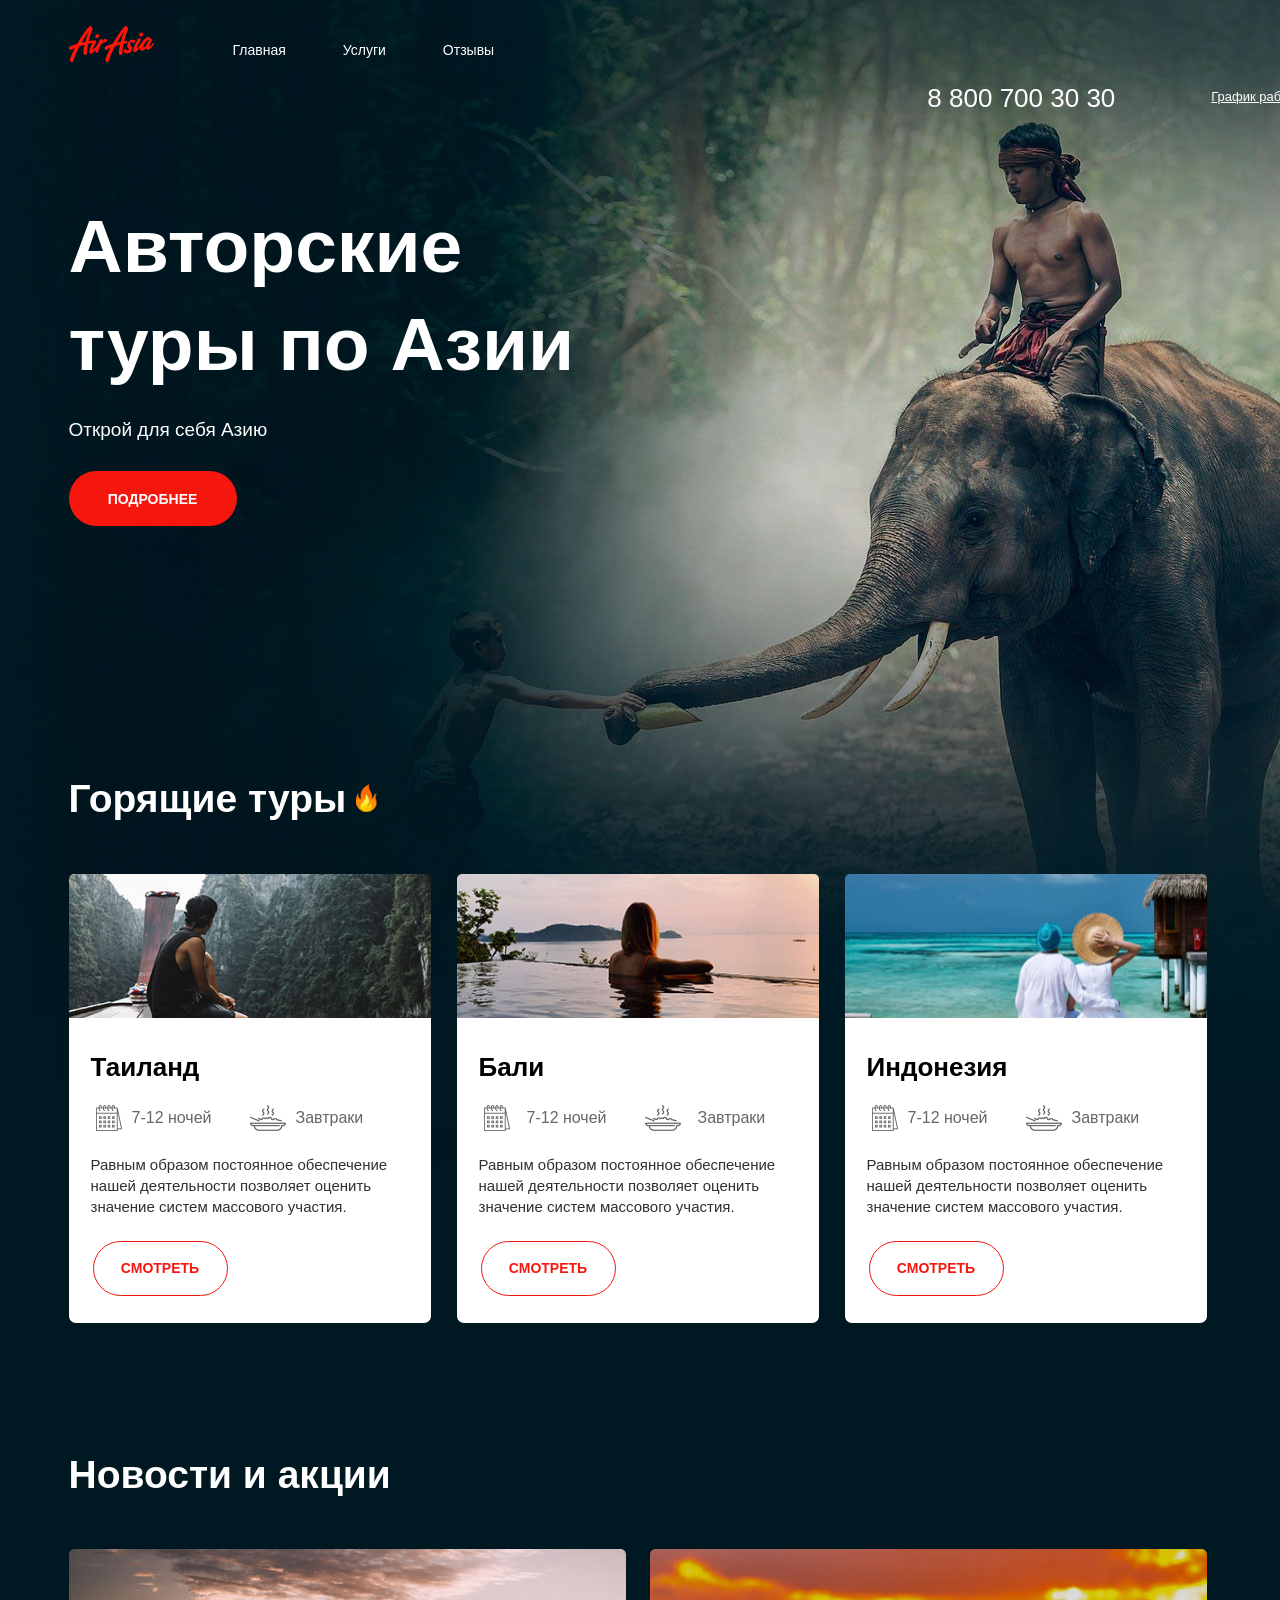
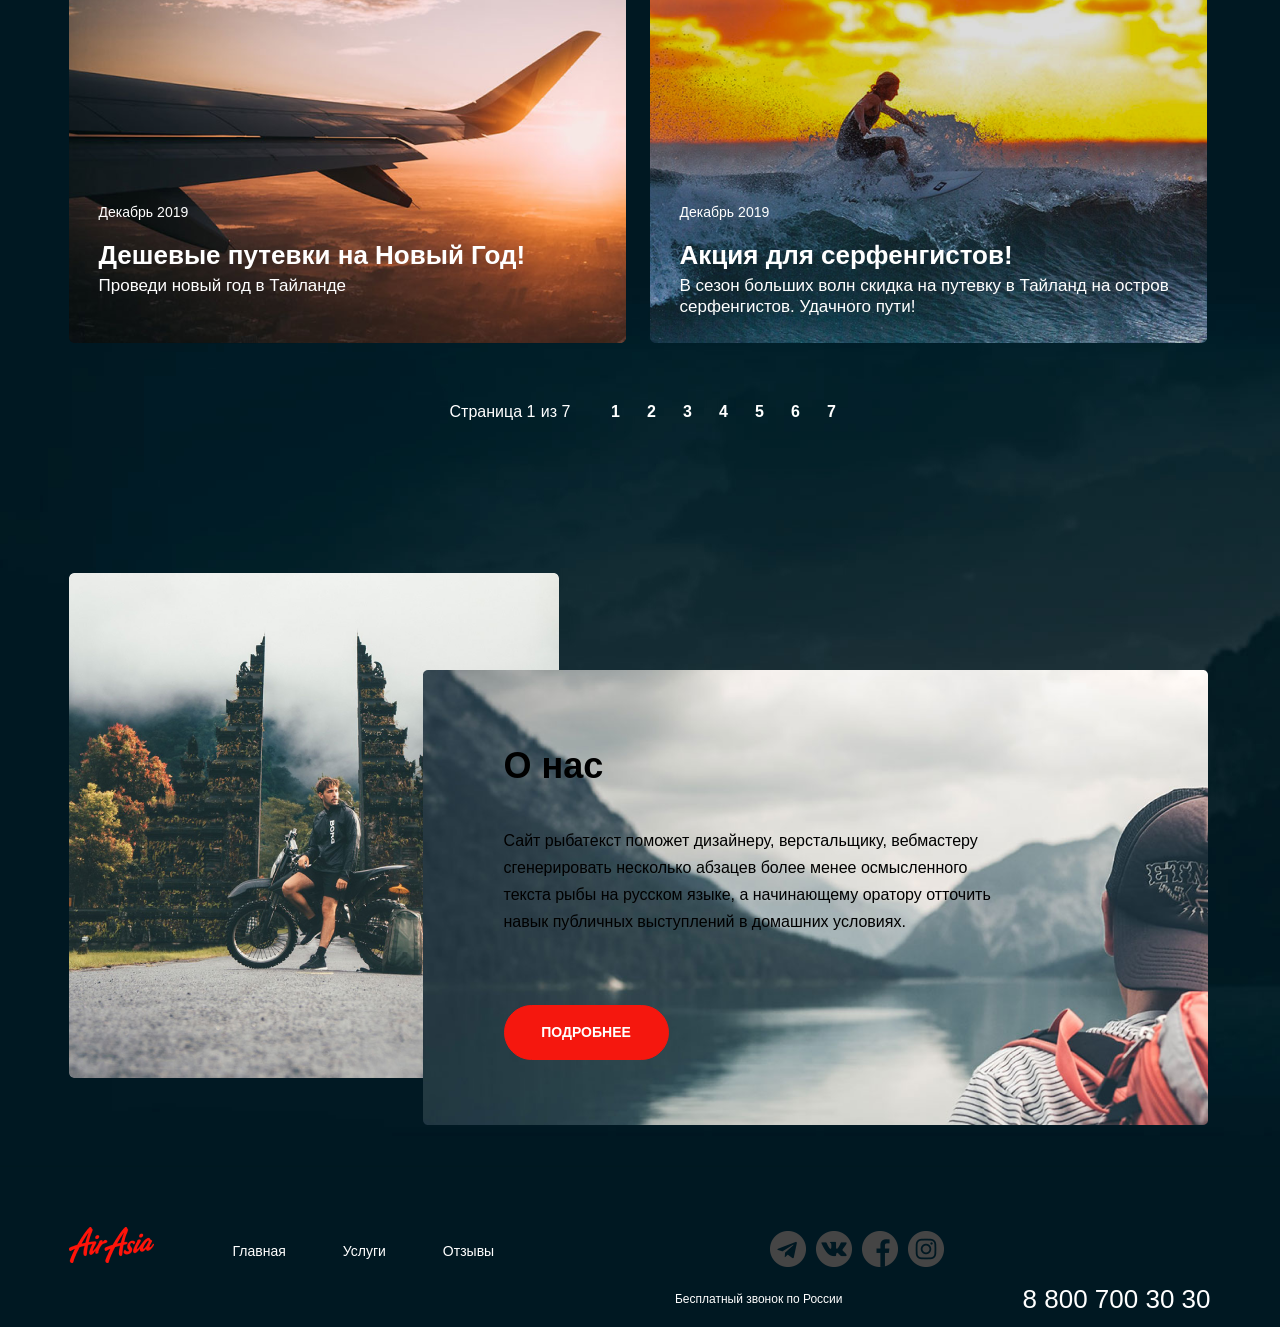
<file: air_azia/index.html>
<!DOCTYPE html>
<html lang="ru">

<head>
  <meta charset="UTF-8">
  <link rel="stylesheet" href="./main.css">
  <title>Air-Azia</title>  
</head>

<body>
  <div class="wrapper">
    <div class="container">
      <header class="header">
        <a href="" class="logo">
          <img src="./img/лого.png" alt="Логотип" class="logo__img">
        </a>
        <nav class="menu">
          <ul class="menu__list">
            <li class="menu__item">
              <a href="#" class="menu__link">Главная</a>
            </li>
            <li class="menu__item">
              <a href="#" class="menu__link">Услуги</a>
            </li>
            <li class="menu__item">
              <a href="#" class="menu__link">Отзывы</a>
            </li>
          </ul>
        </nav>
        <address class="contacts">
          <a href="#" class="contacts__tel">8 800 700 30 30</a>
          <span class="contacts__graph">График работы</span>
        </address>
      </header>
      <main class="main">
        <section class="preview">
          <h1 class="preview__title">Авторские туры по Азии</h1>
          <p class="preview__text">Открой для себя Азию</p>
          <button class="preview__button">ПОДРОБНЕЕ</button>
        </section>
        <section class="features">
          <h1 class="features__title">Горящие туры</h1>
          <ul class="features__list">
            <li class="features__item">
              <div class="features__img">
                <img src="./img/river.png" alt="Иконка преимуществ" class="features__img-icon">
              </div>
              <div class="features__subtitle">Таиланд</div>
              <div class="features__option">
                <img src="./img/calendar.png" alt="Фото календаря" class="features__img-calendar">
                <div class="features__option-test">7-12 ночей</div>
                <img src="./img/meal.png" alt="Фото завтрака" class="features__img-breakfast">
                <div class="features__option-test">Завтраки</div>
              </div>
              <p class="features__text">Равным образом постоянное обеспечение нашей деятельности позволяет оценить
                значение систем массового участия.</p>
              <button class="features__button">СМОТРЕТЬ</button>
            </li>
            <li class="features__item">
              <div class="features__img">
                <img src="./img/pool.png" alt="Иконка преимуществ" class="features__img-icon">
              </div>
              <div class="features__subtitle">Бали</div>
              <div class="features__option">
                <img src="./img/calendar.png" alt="Фото календаря" class="features__option-img">
                <div class="features__option-test">7-12 ночей</div>
                <img src="./img/meal.png" alt="Фото завтрака" class="features__option-img">
                <div class="features__option-test">Завтраки</div>
              </div>
              <p class="features__text">Равным образом постоянное обеспечение нашей деятельности позволяет оценить
                значение систем массового участия.</p>
              <button class="features__button">СМОТРЕТЬ</button>
            </li>
            <li class="features__item">
              <div class="features__img">
                <img src="./img/ocean.png" alt="Иконка преимуществ" class="features__img-icon">
              </div>
              <div class="features__subtitle">Индонезия</div>
              <div class="features__option">
                <img src="./img/calendar.png" alt="Фото календаря" class="features__img-calendar">
                <div class="features__option-test">7-12 ночей</div>
                <img src="./img/meal.png" alt="Фото завтрака" class="features__img-breakfast">
                <div class="features__option-test">Завтраки</div>
              </div>
              <p class="features__text">Равным образом постоянное обеспечение нашей деятельности позволяет оценить
                значение систем массового участия.</p>
              <button class="features__button">СМОТРЕТЬ</button>
            </li>
          </ul>
        </section>
        <section class="news">
          <h2 class="news__title">Новости и акции</h2>
          <ul class="news__list">
            <li class="news__item">
              <img src="./img/plain.png" alt="news_background" class="news__img">
              <div class="news__content">
                <time class="news__date">
                  <span class="news__date-month">Декабрь</span>
                  <span class="news__date-year">2019</span>
                </time>
                <div class="news__subtitle">Дешевые путевки на Новый Год!</div>
                <p class="news__text">Проведи новый год в Тайланде</p>
              </div>
            </li>
            <li class="news__item">
              <img src="./img/Surfer.png" alt="news_background" class="news__img">
              <div class="news__content">
                <time class="news__date">
                  <span class="news__date-month">Декабрь</span>
                  <span class="news__date-year">2019</span>
                </time>
                <div class="news__subtitle">Акция для серфенгистов!</div>
                <p class="news__text">В сезон больших волн скидка на путевку в Тайланд на остров серфенгистов.
                    Удачного пути!</p>
              </div>
            </li>
          </ul>
          <div class="paginator">
            <div class="paginator__display"> 
              Страница <span class="paginator_display-current">1</span> из
              <span class="paginator__dispaly-all">7</span>
            </div>
            <ul class="paginator__list">
              <li class="paginator__item">
                <a href="#" class="paginator__link">1</a>
            </li>
            <li class="paginator__item">
              <a href="#" class="paginator__link">2</a>
              </li>
              <li class="paginator__item">
                <a href="#" class="paginator__link">3</a>
              </li>
            <li class="paginator__item">
                <a href="#" class="paginator__link">4</a>
              </li>
              <li class="paginator__item">
                <a href="#" class="paginator__link">5</a>
              </li>
              <li class="paginator__item">
              <a href="#" class="paginator__link">6</a>
              </li>
              <li class="paginator__item">
              <a href="#" class="paginator__link">7</a>
              </li>
            </ul>
          </div>
        </section>
        <section class="about">
          <img src="./img/gates.png" alt="about_photo" class="about__img">        
          <div class="about__contant-block">
            <img src="./img/mountains.png" alt="about__imgbackground" class="about__background">
            <h2 class="about__title">О нас</h2>
            <div class="about__text">
              <p>
                Сайт рыбатекст поможет дизайнеру, верстальщику, вебмастеру сгенерировать несколько абзацев более менее
                осмысленного текста рыбы на русском языке, а начинающему оратору отточить навык публичных выступлений в
                домашних условиях.
              </p>
            </div>          
            <button class="about__button">ПОДРОБНЕЕ</button>
          </div>
        </section>
      </main>
      <footer class="footer">
        <a href="" class="logo">
          <img src="./img/лого.png" alt="Логотип" class="logo__img">
        </a>
        <nav class="menu">
          <ul class="menu__list">
            <li class="menu__item"> <a href="#" class="menu__link">Главная</a>
            </li>
            <li class="menu__item"> <a href="#" class="menu__link">Услуги</a>
            </li>
            <li class="menu__item"> <a href="#" class="menu__link">Отзывы</a>
            </li>
          </ul>
        </nav>
        <div class="socials">
          <ul class="socials__list">
            <li class="socials__item">
              <a href="#" class="socials__link">
                <img src="./img/telegram.png" alt="socials_icon" class="socials__icon">
              </a>
            </li>
            <li class="socials__item">
              <a href="#" class="socials__link">
                <img src="./img/vk.png" alt="socials_icon" class="socials__icon">
              </a>
            </li>
            <li class="socials__item">
              <a href="#" class="socials__link">
                <img src="./img/f.png" alt="socials_icon" class="socials__icon">
              </a>
            </li>
            <li class="socials__item">
              <a href="#" class="socials__link">
                <img src="./img/in.png" alt="socials_icon" class="socials__icon">
              </a>
            </li>
          </ul>
        </div>
        <address class="contacts">
          <span class="contacts__text">Бесплатный звонок по России</span>
          <a href="#" class="contacts__tel">8 800 700 30 30</a>
        </address>
      </footer>
    </div>
  </div>
</body>

</html>
</file>
<file: air_azia/main.css>
ul {
  padding: 0;
  margin: 0;
}

ul, li {
  list-style-type: none;
  list-style: none;
}

html {
  height: 100%;
  width: 100%;
}

body {
  width: 100%;
  height: 100%;
  margin: 0; 
}

h1, h2, h3, h4, h5, h6 {
  margin: 0;
}

p {
  margin-top: 0px;
}

.wrapper {
  background-color: black;
  background: url('./img/фон.jpg');
}

.container {
  width: 1143px;
  margin: 0 auto;
}



.header {
  position: relative;
  min-height: 123.36px;
  margin-bottom: 74px;
}

.logo {
  display: inline-block;
  margin-top: 26px;
  margin-right: 75px;
}

.menu {
  display: inline-block;
}

.menu__list {
  position: relative;
  top: -8px;
}


.menu__item {  
  display: inline-block;
  vertical-align: middle;
  margin-right: 53px;
}

.menu__item:last-child {
  margin-right: 0;
}

.menu__link {
  text-decoration: none;
  color: #FFFFFF;
  font-family: Open Sans, sans-serif;
  font-style: normal;
  font-weight: normal;
  font-size: 14px;
  line-height: 19px;  
  display: inline-block;
}

.contacts {
  position: absolute;
  right: 0px;
}


.contacts__tel {
  display: inline-block;
  font-family: Open Sans, sans-serif;
  font-style: normal;
  font-weight: normal;
  font-size: 26px;
  line-height: 35px;
  color:#FFFFFF;
  text-decoration: none;
  position: relative;
  top: 13px;
  right: 0px;
}

.contacts__graph {
  display: inline-block;
  font-family: Open Sans, sans-serif;
  font-style: normal;
  font-weight: normal;
  font-size: 13px;
  line-height: 20px;
  text-decoration-line: underline;
  color: #FFFFFF;
  position: relative;
  top: 7px;
  left: 92px;
}

.preview {
  width: 511px;
  margin-bottom: 249px;
}

.preview__title {
  font-family: Open Sans, sans-serif;
  font-weight: bold;
  font-size: 75px;
  line-height: 98px;
  vertical-align: bottom;
  color: #FFFFFF;
  margin-bottom: 27.5px; 
}

.preview__text {
  font-family: Open Sans, sans-serif;
  font-style: normal;
  font-weight: normal;
  font-size: 19px;
  line-height: 17px;
  color:#FFFFFF;
  margin-bottom: 33.5px; 
}

.preview__button {
  width: 168px;
  height: 55px;
  background: #F5170E;
  border-radius: 35px;
  color: #FFFFFF;
  font-family: Open Sans, sans-serif;
  font-style: normal;
  font-weight: bold;
  font-size: 14px;
  align-items: center;
  text-transform: uppercase;
  border: none;
}

.features {
  width: 1142px;
  margin-bottom: 128px;
}


.features__title {
  font-family: Open Sans, sans-serif;
  font-style: normal; 
  font-weight: bold;
  font-size: 39px;
  line-height: 48px; 
  display: inline;
  color: #FFFFFF;
  margin-bottom: 51px;
}

.features__title::after {
  content: url(./img/flame.png);
  margin-left: 10px;
  margin-bottom: 51px;
}

.features__item {
  display: inline-block;
  width: 362px;
  height: 449px;
  margin-right: 22px;
  margin-top: 51px;
  background-color: #FFFFFF;
  border-radius: 1px;
  border-radius: 7px;
}

.features__item:last-child {
  margin-right: 0;
}

.features__img {
  width: 362px;
  height: 144px;
  margin-bottom: 33px;
}

.features__subtitle {
  font-family: Open Sans, sans-serif;
  font-style: normal;
  font-weight: bold;
  font-size: 26px;
  line-height: 33px;
  color: #000000;
  margin-left: 22px;
  margin-bottom: 21px;
}

.features__option {
  margin-left: 27px;
  display: inline-block; 
}

.features__option-img {
  margin-right: 7px;
  display: inline-block; 
}

.features__option-test {
  font-family: Open Sans, sans-serif;
  font-style: normal;
  font-weight: normal;
  font-size: 16px;
  line-height: 22px; 
  color: #666666; 
  display: inline-block; 
  margin: 2px 34px 0px 6px;
  vertical-align: top;
}

 .features__text {
  margin: 19px 16px 0px 22px;
  font-family: Open Sans, sans-serif;
  font-style: normal;
  font-weight: normal;
  font-size: 15px;
  line-height: 21px;
  color: #303030;
  width: 323px;
  align-items: center;
  margin-bottom: 14px;
 }

 .features__button {
  font-family: Open Sans, sans-serif;
  font-style: normal;
  font-weight: bold;
  font-size: 14px;
  line-height: 19px;
  align-items: center;
  text-transform: uppercase;
  color: #F5170E;
  width: 135px;
  height: 55px;
  border: 1px solid #F5170E;
  box-sizing: border-box;
  border-radius: 35px;
  background-color:#FFFFFF;
  margin-left: 24px;
  margin-top: 10px;
  transition: .3s;
}

.features__button:hover {
  background-color: #F5170E;
  color: #FFFFFF;
}

.news {
  width: 1150px;
  margin-bottom: 145px;
}

.news__title {
  font-family: Open Sans, sans-serif;
  font-weight: bold;
  font-size: 39px;
  line-height: 47px;
  color: #FFFFFF;
  margin-bottom: 51px;
}

.news__list {
  display: inline-block;
  margin-bottom: 49px;
}

.news__item {
  display: inline-block;
  margin-right: 20px;
  position: relative;
  width: 557px;
}

.news__item:last-child {
  margin-right: 0;
}

.news__img {
  border-radius: 5px;
  width: 100%;
  height: 100%;
  object-fit: cover;
  overflow: hidden;
  opacity: 2;
}

.news__content {
  position: absolute;
  left: 0;
  top: 229px;
  padding-left: 30px;
  min-height: 140px;
}


.news__date-month {
  font-family: Open Sans, sans-serif;
  font-style: normal;
  font-weight: normal;
  font-size: 14px;
  line-height: 24px;
  align-items: center;
  color: #FFFFFF;
  display: inline-block;
  margin-top: 22px;
}

.news__date-year {
  font-family: Open Sans, sans-serif;
  font-style: normal;
  font-weight: normal;
  font-size: 14px;
  line-height: 23px;
  align-items: center;
  color: #FFFFFF;
  display: inline-block;
  margin-bottom: 12.5px;
}

.news__subtitle {
  font-family: Open Sans, sans-serif;
  font-style: normal;
  font-weight: bold;
  font-size: 26px;
  line-height: 36px;
  align-items: center;
  color:#FFFFFF;
  margin-bottom: 2.5px;
}

.news__text {
  font-family: Open Sans, sans-serif;
  font-style: normal;
  font-weight: normal;
  font-size: 17px;
  line-height: 21px;
  align-items: center;
  color:#FFFFFF;
}

.paginator {
  text-align: center;
}

.paginator__display {
  font-family: Open Sans, sans-serif;
  font-style: normal;
  font-weight: normal;
  font-size: 16px;
  line-height: 20px;
  align-items: center;
  color: #FFFFFF;
  display: inline-block;
  margin-left: 10px;
  margin-top: 6px;
}


.paginator_display-current {
  font-family: Open Sans, sans-serif;
  font-style: normal;
  font-weight: normal;
  font-size: 16px;
  line-height: 20px;
  align-items: center;
  color: #FFFFFF;
  display: inline-block;
  margin-right: 1px;
}

.paginator__dispaly-all {
  font-family: Open Sans, sans-serif;
  font-style: normal;
  font-weight: normal;
  font-size: 16px;
  line-height: 20px;
  align-items: center;
  color: #FFFFFF;
  display: inline-block;
}

.paginator__list {
  display: inline-block;
}

.paginator__item {
  display: inline-block;
  text-align: center;
  width: 32px;
  height: 32px;
}

.paginator__item:first-child {
  margin-left: 25px;
}

.paginator__item:last-child {
  margin-right: 0;
}

.paginator__link {
  display: block;
  text-decoration: none;
  text-align: center;
  font-family: Open Sans, sans-serif;
  font-style: normal;
  font-weight: bold;
  font-size: 16px;  
  align-items: center;
  color: #FFFFFF;
  width: 32px;
  height: 32px;
  line-height: 32px;
  border-radius: 50%;
}

.paginator__link:hover {
  background:#FFFFFF;
  color: red;
}


.about {
  margin-bottom: 119px;
  width: 1141px;
}

.about__img {
  display: inline-block;
  border-radius: 5px;
  width: 490px;
}

.about__contant-block {
  display: inline-block;
  vertical-align: top;
  width: 785px;
  margin-left: -140px;
  margin-top: 97px;
  position: relative;  
}


.about__background:hover {
  border-radius: 5px;
}


.about__title {  
  font-family: Open Sans, sans-serif;
  font-style: normal;
  font-weight: bold;
  font-size: 36px;
  line-height: 49px;
  color: #000000;
  margin-top: -388px;
  margin-left: 81px;
  margin-bottom: 37px;
  position: relative;
}

.about__text p {
  font-family: Open Sans, sans-serif;
  font-style: normal;
  font-weight: normal;
  font-size: 16px;
  line-height: 27px;
  align-items: center;
  color: #000000;
  margin-left: 81px;
  margin-right: 202px;
  margin-bottom: 70px;
  width: 502px;
}

.about__button {
  font-family: Open Sans, sans-serif;
  font-style: normal;
  font-weight: bold;
  font-size: 14px;
  line-height: 19px;
  align-items: center;
  text-transform: uppercase;
  color: #FFFFFF;
  width: 165px;
  height: 55px;
  border: 1px solid #F5170E;
  box-sizing: border-box;
  border-radius: 35px;
  background-color:#F5170E;
  margin-left: 81px;
}


.footer {
  width: 1142px;
  margin: 0 auto;
  margin-bottom: 58px;
  display: inline-block;
  position: relative;
}

.socials {
  width: 200px;
  display: inline-block;
  position: relative;
  left: 272px;
  top: 4px;
}

.socials__item {
  display: inline-block;
  margin-right: 6px;
  margin-left: 0px;
}

.socials__link {
  display: inline-block;
  text-decoration: none;
  width: 36px;
  height: 36px;
}

.socials__item:last-child {
  margin-right: 0;
}

.contacts__text {
  font-family: Open Sans, sans-serif;
  font-style: normal;
  font-size: 12px;
  Line-height: 20px;
  vertical-align: middle;
  color: #FFFFFF;
  position: relative;
  right: 176px;
  top: 7px;
}
</file>
